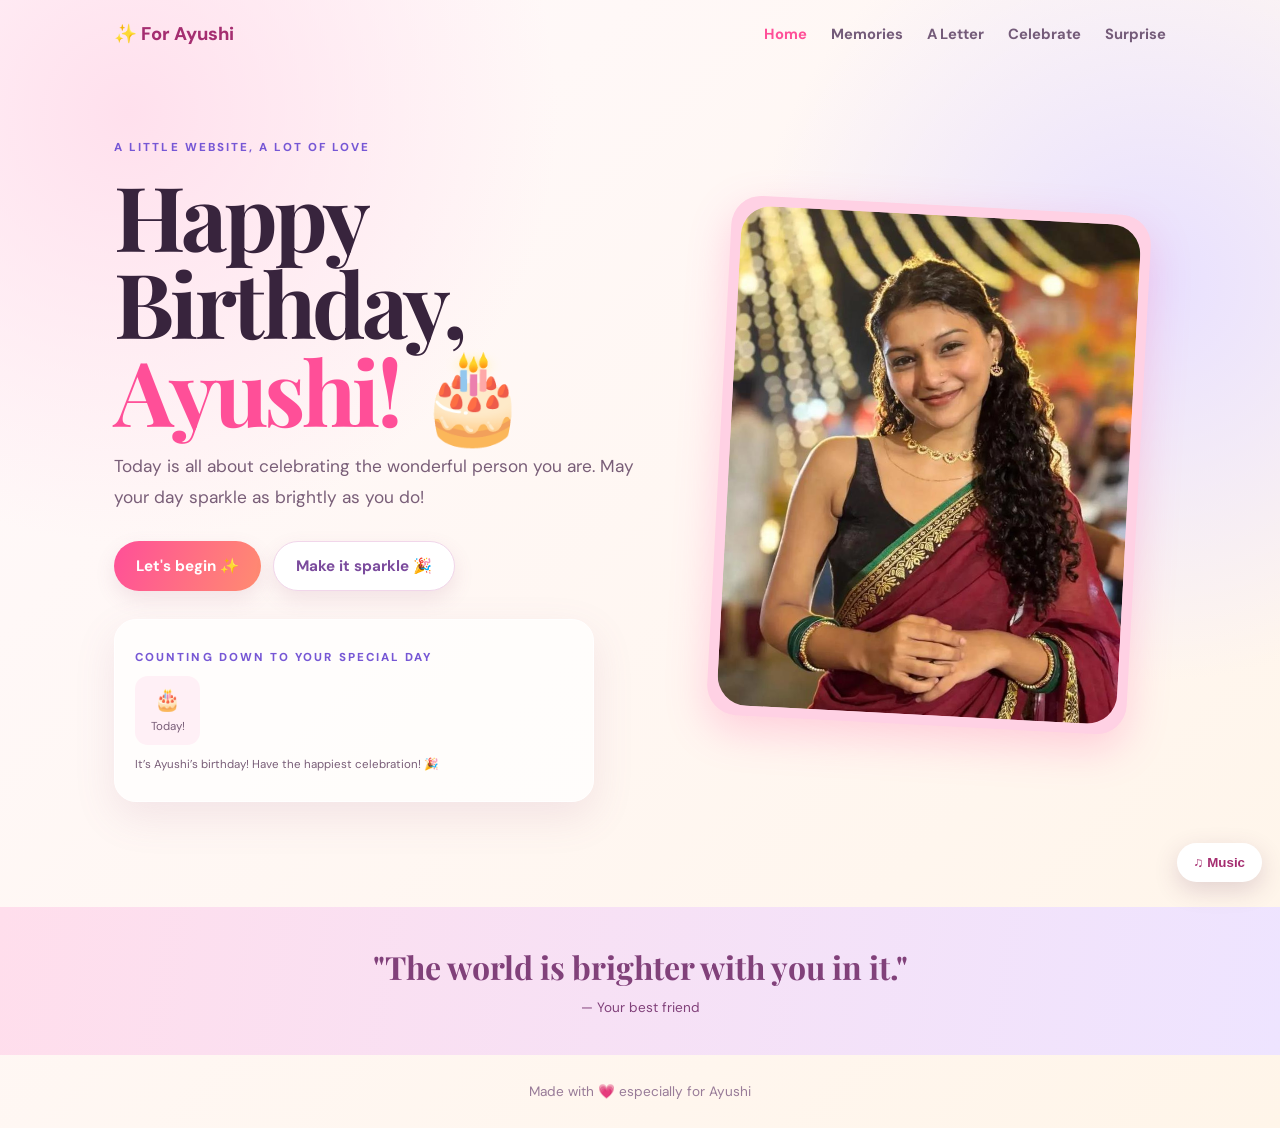
<file: index.html>
<!DOCTYPE html>
<html lang="en">

<head>
    <meta charset="UTF-8">
    <meta name="viewport" content="width=device-width, initial-scale=1.0">
    <meta name="theme-color" content="#ff5d9e">

    <title>Happy Birthday Ayushi!</title>

    <link rel="stylesheet" href="css/style.css">
    <script defer src="js/script.js"></script>

    <style>
        .hero-art {
            width: 100%;
            max-width: 500px;
            margin: 30px auto;
            display: flex;
            justify-content: center;
            align-items: center;
        }

        .hero-photo {
            width: 100%;
            max-width: 420px;
            height: 520px;
            overflow: hidden;
            border-radius: 30px;
            background: #ffd1e4;
            box-shadow: 0 15px 40px rgba(255, 93, 158, 0.25);
        }

        .hero-photo img {
            display: block;
            width: 100%;
            height: 100%;
            object-fit: cover;
            object-position: center;
        }

        @media (max-width: 600px) {
            .hero-photo {
                height: 400px;
            }
        }
    </style>
</head>

<body data-page="home">

    <!-- HEADER -->

    <header class="site-header">

        <a class="brand" href="index.html">
            ✨ For Ayushi
        </a>

        <button class="menu-toggle"
            aria-label="Toggle navigation"
            aria-expanded="false">
            ☰
        </button>

        <nav class="nav">
            <a class="active" href="index.html">Home</a>
            <a href="memories.html">Memories</a>
            <a href="letter.html">A Letter</a>
            <a href="celebration.html">Celebrate</a>
            <a href="surprise.html">Surprise</a>
        </nav>

    </header>

    <main>

        <!-- HERO SECTION -->

        <section class="hero">

            <div class="hero-copy">

                <p class="eyebrow">
                    A little website, a lot of love
                </p>

                <h1>
                    Happy Birthday,<br>
                    <span>Ayushi!</span> 🎂
                </h1>

                <p class="lead">
                    Today is all about celebrating the wonderful person
                    you are. May your day sparkle as brightly as you do!
                </p>

                <div class="hero-actions">

                    <a class="btn primary" href="memories.html">
                        Let's begin ✨
                    </a>

                    <button class="btn secondary" id="confettiBtn">
                        Make it sparkle 🎉
                    </button>

                </div>

                <!-- COUNTDOWN -->

                <div class="countdown-card">

                    <p class="eyebrow">
                        Counting down to your special day
                    </p>

                    <div id="countdown" class="countdown">

                        <div>
                            <strong>--</strong>
                            <span>Days</span>
                        </div>

                        <div>
                            <strong>--</strong>
                            <span>Hours</span>
                        </div>

                        <div>
                            <strong>--</strong>
                            <span>Minutes</span>
                        </div>

                        <div>
                            <strong>--</strong>
                            <span>Seconds</span>
                        </div>

                    </div>

                    <p class="small-note" id="countdownNote">
                        Set Ayushi's birthday date in js/script.js
                        to activate the countdown.
                    </p>

                </div>

            </div>

            <!-- AYUSHI PHOTO -->

            <div class="hero-art">

                <div class="hero-photo">

                    <img
                        src="./images/ayushi-main.jpg"
                        alt="Ayushi birthday photo">

                </div>

            </div>

        </section>

        <!-- QUOTE -->

        <section class="quote-strip">

            <p>
                "The world is brighter with you in it."
            </p>

            <span>— Your best friend</span>

        </section>

    </main>

    <!-- FOOTER -->

    <footer>
        Made with 💗 especially for Ayushi
    </footer>


    <!-- BACKGROUND MUSIC -->

    <audio
        id="bgMusic"
        src="music/birthday-song.mp3"
        preload="auto"
        loop>
    </audio>

    <button
        class="music-toggle"
        id="musicBtn"
        aria-label="Play or pause background music">

        ♫ <span>Music</span>

    </button>


    <!-- MUSIC SCRIPT -->

    <script>

        const music = document.getElementById("bgMusic");
        const btn = document.getElementById("musicBtn");

        // Get saved music information

        const savedTime =
            localStorage.getItem("musicTime");

        const wasPlaying =
            localStorage.getItem("musicPlaying");

        // Restore music after loading

        music.addEventListener("loadedmetadata", function () {

            if (savedTime !== null) {

                const position = Number(savedTime);

                if (Number.isFinite(position) && music.duration > 0) {
                    music.currentTime =
                        position % music.duration;
                }

            }

            if (wasPlaying === "true") {

                music.play().catch(function () {
                    console.log("Press Music to start playback.");
                });

            }

        });

        // Save current music position

        music.addEventListener("timeupdate", function () {

            localStorage.setItem(
                "musicTime",
                music.currentTime
            );

        });

        // Music button functionality

        btn.addEventListener("click", function () {

            if (music.paused) {

                music.play().then(function () {

                    localStorage.setItem(
                        "musicPlaying",
                        "true"
                    );

                }).catch(function (error) {
                    console.log(error);
                });

            } else {

                music.pause();

                localStorage.setItem(
                    "musicPlaying",
                    "false"
                );

            }

        });

        // Save position before changing page

        window.addEventListener("beforeunload", function () {

            localStorage.setItem(
                "musicTime",
                music.currentTime
            );

        });

    </script>

</body>
</html>
</file>
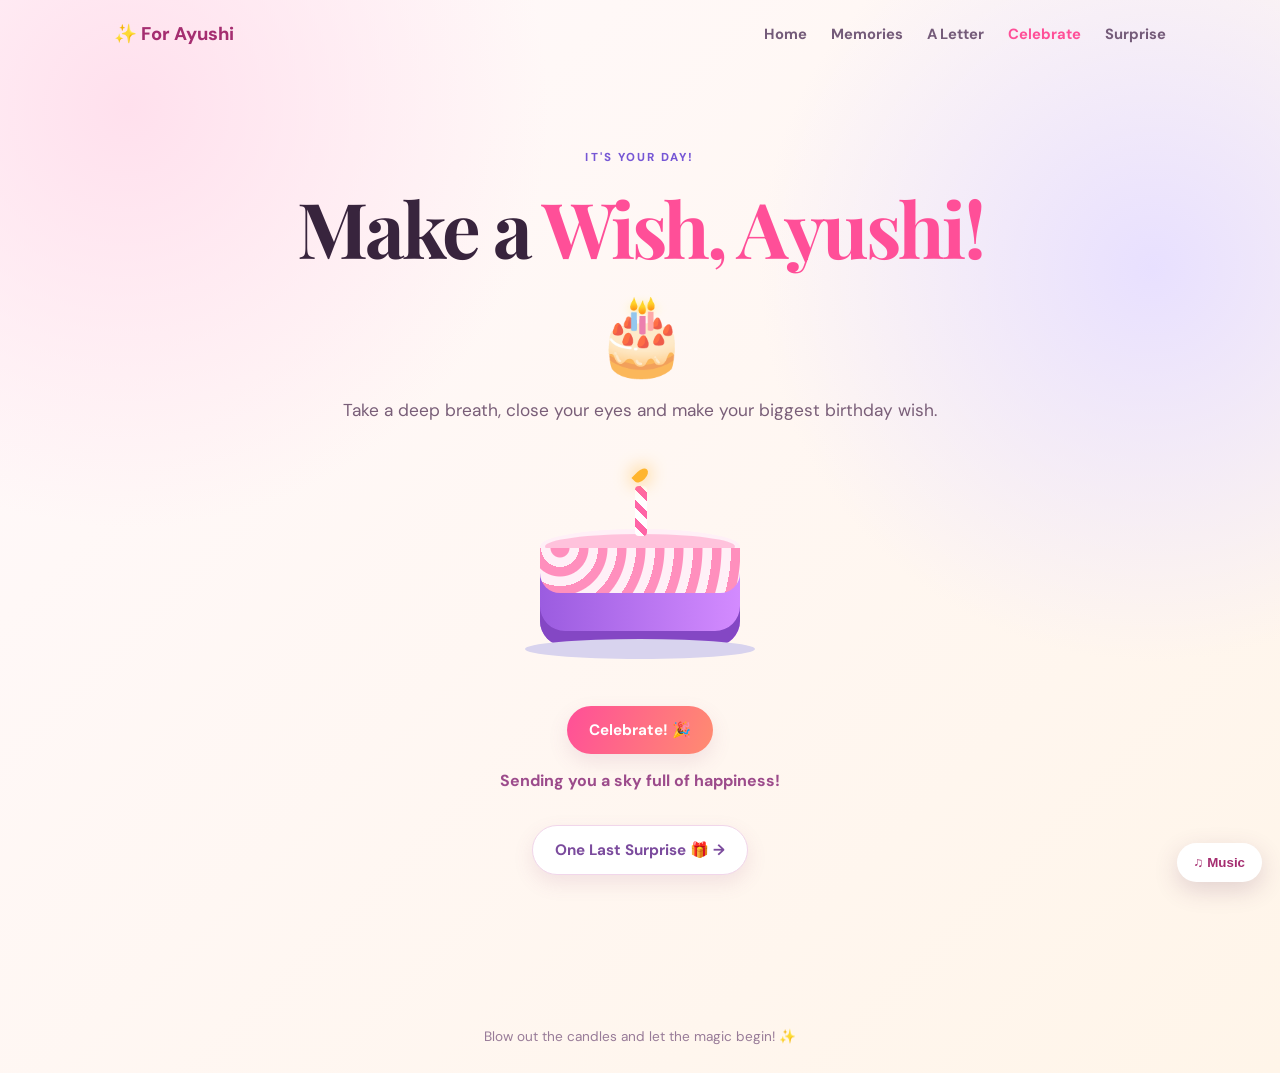
<file: celebration.html>
<!DOCTYPE html>
<html lang="en">

<head>
    <meta charset="UTF-8">
    <meta name="viewport" content="width=device-width, initial-scale=1.0">
    <meta name="theme-color" content="#ff5d9e">

    <title>Let's Celebrate Ayushi!</title>

    <link rel="stylesheet" href="css/style.css">
    <script defer src="js/script.js"></script>
</head>

<body data-page="celebration">

    <!-- HEADER -->
    <header class="site-header">

        <a class="brand" href="index.html">
            ✨ For Ayushi
        </a>

        <button class="menu-toggle"
            aria-label="Toggle navigation"
            aria-expanded="false">
            ☰
        </button>

        <nav class="nav">
            <a href="index.html">Home</a>
            <a href="memories.html">Memories</a>
            <a href="letter.html">A Letter</a>
            <a class="active" href="celebration.html">Celebrate</a>
            <a href="surprise.html">Surprise</a>
        </nav>

    </header>

    <!-- CELEBRATION SECTION -->
    <main class="celebrate-wrap">

        <div class="confetti-bg"></div>

        <p class="eyebrow">It's your day!</p>

        <h1 class="page-title">
            Make a <span>Wish, Ayushi!</span> 🎂
        </h1>

        <p class="page-intro">
            Take a deep breath, close your eyes and make your biggest birthday wish.
        </p>

        <!-- BIRTHDAY CAKE -->
        <div class="cake" aria-label="Birthday cake">

            <div class="candle">
                <i></i>
            </div>

            <div class="icing"></div>
            <div class="cake-top"></div>
            <div class="cake-bottom"></div>
            <div class="plate"></div>

        </div>

        <button class="btn primary" id="celebrateBtn">
            Celebrate! 🎉
        </button>

        <p id="celebrateMessage" class="celebrate-message">
            Sending you a sky full of happiness!
        </p>

        <!-- NEXT PAGE BUTTON -->
        <div class="center" style="margin-top: 25px;">
            <a class="btn secondary" href="surprise.html">
                One Last Surprise 🎁 →
            </a>
        </div>

    </main>

    <!-- FOOTER -->
    <footer>
        Blow out the candles and let the magic begin! ✨
    </footer>

    <!-- BACKGROUND MUSIC -->
    <audio
        id="bgMusic"
        src="music/birthday-song.mp3"
        preload="auto"
        loop>
    </audio>

    <button
        class="music-toggle"
        id="musicBtn"
        aria-label="Play or pause background music">

        ♫ <span>Music</span>

    </button>

    <!-- MUSIC SCRIPT -->
    <script>

        (() => {

            const music = document.getElementById("bgMusic");
            const btn = document.getElementById("musicBtn");

            // Restore previous music settings
            const savedTime = localStorage.getItem("musicTime");

            const wasPlaying =
                localStorage.getItem("musicPlaying") === "true";

            // Restore music position
            music.addEventListener("loadedmetadata", () => {

                if (savedTime !== null && music.duration > 0) {

                    const position = Number(savedTime);

                    if (Number.isFinite(position)) {
                        music.currentTime = position % music.duration;
                    }

                }

                // Resume music if it was playing previously
                if (wasPlaying) {

                    music.play().catch(() => {
                        console.log("Click Music to start playback.");
                    });

                }

            });

            // Save music position
            music.addEventListener("timeupdate", () => {

                localStorage.setItem(
                    "musicTime",
                    music.currentTime
                );

            });

            // Music play/pause button
            btn.addEventListener("click", () => {

                if (music.paused) {

                    music.play().then(() => {

                        localStorage.setItem(
                            "musicPlaying",
                            "true"
                        );

                    }).catch((error) => {

                        console.log(error);

                    });

                } else {

                    music.pause();

                    localStorage.setItem(
                        "musicPlaying",
                        "false"
                    );

                }

            });

            // Save position before leaving page
            window.addEventListener("pagehide", () => {

                localStorage.setItem(
                    "musicTime",
                    music.currentTime
                );

            });

        })();

    </script>

</body>
</html>
</file>
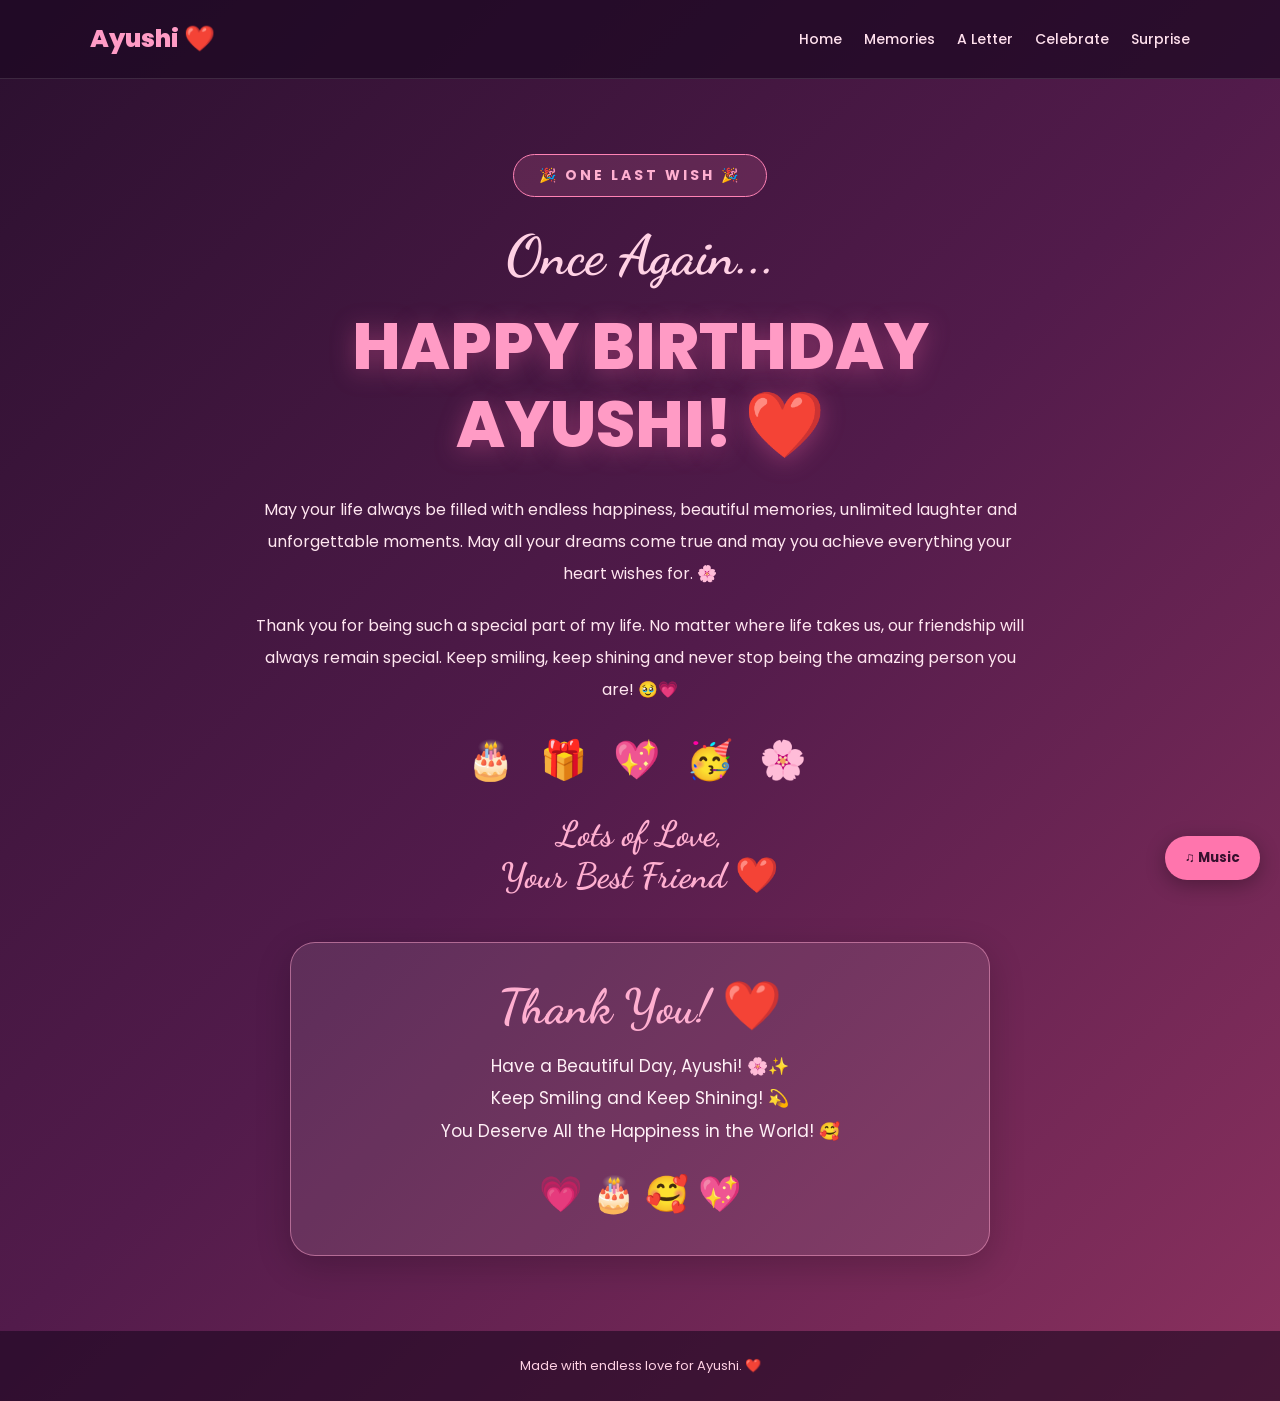
<file: final.html>
<!DOCTYPE html>
<html lang="en">

<head>
    <meta charset="UTF-8">
    <meta name="viewport" content="width=device-width, initial-scale=1.0">
    <meta name="theme-color" content="#ff5d9e">

    <title>Happy Birthday Ayushi! ❤️</title>

    <link rel="preconnect" href="https://fonts.googleapis.com">
    <link rel="preconnect" href="https://fonts.gstatic.com" crossorigin>
    <link href="https://fonts.googleapis.com/css2?family=Dancing+Script:wght@600;700&family=Poppins:wght@400;500;600;700;800&display=swap" rel="stylesheet">

    <style>
        * {
            margin: 0;
            padding: 0;
            box-sizing: border-box;
        }

        body {
            font-family: 'Poppins', sans-serif;
            background: linear-gradient(135deg, #2b102f, #521b4b, #8b315e);
            color: #fff0f6;
            min-height: 100vh;
        }

        /* Header */

        .site-header {
            width: 100%;
            padding: 20px 7%;
            background: rgba(30, 8, 35, 0.75);
            border-bottom: 1px solid rgba(255, 255, 255, 0.12);
        }

        .nav-wrap {
            display: flex;
            justify-content: space-between;
            align-items: center;
            flex-wrap: wrap;
            gap: 15px;
        }

        .logo {
            color: #ff9bc5;
            font-size: 25px;
            font-weight: 800;
            text-decoration: none;
        }

        .nav-links {
            display: flex;
            gap: 22px;
            flex-wrap: wrap;
        }

        .nav-links a {
            color: #ffe0ed;
            text-decoration: none;
            font-size: 14px;
            font-weight: 500;
            transition: 0.3s;
        }

        .nav-links a:hover {
            color: #ff83b5;
        }

        /* Main Section */

        .final-birthday {
            width: 100%;
            min-height: 85vh;
            padding: 75px 20px;
            display: flex;
            flex-direction: column;
            justify-content: center;
            align-items: center;
            text-align: center;
        }

        .eyebrow {
            display: inline-block;
            padding: 10px 25px;
            border-radius: 30px;
            background: rgba(255, 130, 181, 0.15);
            border: 1px solid #ff83b5;
            color: #ffafd0;
            font-size: 14px;
            font-weight: 700;
            letter-spacing: 3px;
            margin-bottom: 25px;
        }

        .intro-title {
            font-family: 'Dancing Script', cursive;
            font-size: clamp(35px, 6vw, 55px);
            color: #ffd1e4;
            margin-bottom: 5px;
        }

        .main-title {
            font-size: clamp(32px, 6vw, 65px);
            font-weight: 800;
            line-height: 1.2;
            color: #ff9bc5;
            text-shadow: 0 4px 25px rgba(255, 105, 170, 0.35);
            margin: 15px 0 30px;
        }

        .final-message {
            max-width: 780px;
            margin: 0 auto;
        }

        .final-message p {
            color: #ffe6f0;
            font-size: 16px;
            line-height: 2;
            margin-bottom: 20px;
            font-weight: 400;
        }

        .final-emojis {
            font-size: 38px;
            letter-spacing: 8px;
            margin: 25px 0;
        }

        .signature {
            font-family: 'Dancing Script', cursive;
            color: #ffafd0;
            font-size: 35px;
            font-weight: 700;
            margin-top: 20px;
        }

        /* Thank You Section */

        .final-thankyou {
            width: 100%;
            max-width: 700px;
            margin: 45px auto 0;
            padding: 35px 25px;
            border: 1px solid rgba(255, 166, 205, 0.5);
            border-radius: 25px;
            background: rgba(255, 255, 255, 0.09);
            box-shadow: 0 10px 35px rgba(0, 0, 0, 0.2);
        }

        .final-thankyou h2 {
            font-family: 'Dancing Script', cursive;
            font-size: clamp(35px, 5vw, 48px);
            color: #ffafd0;
            margin-bottom: 15px;
        }

        .final-thankyou p {
            color: #fff0f6;
            font-size: 17px;
            line-height: 1.9;
        }

        .hearts {
            font-size: 35px;
            margin-top: 20px;
        }

        /* Footer */

        .site-footer {
            text-align: center;
            padding: 25px 15px;
            background: rgba(25, 5, 30, 0.6);
            color: #ffd1e4;
            font-size: 13px;
        }

        /* Music Button */

        .music-toggle {
            position: fixed;
            right: 20px;
            bottom: 20px;
            padding: 12px 20px;
            border: none;
            border-radius: 30px;
            background: #ff75ad;
            color: #35102d;
            font-family: 'Poppins', sans-serif;
            font-weight: 700;
            cursor: pointer;
            box-shadow: 0 5px 20px rgba(0, 0, 0, 0.3);
            z-index: 100;
        }

        .music-toggle:hover {
            background: #ffc0da;
            transform: translateY(-3px);
        }

        /* Mobile Responsive */

        @media (max-width: 650px) {
            .site-header {
                padding: 18px;
            }

            .nav-wrap {
                justify-content: center;
            }

            .nav-links {
                justify-content: center;
                gap: 12px;
            }

            .nav-links a {
                font-size: 12px;
            }

            .final-birthday {
                padding: 55px 18px;
            }

            .final-message p {
                font-size: 14px;
            }

            .final-thankyou {
                padding: 28px 18px;
            }

            .final-thankyou p {
                font-size: 15px;
            }
        }
    </style>
</head>

<body>

    <!-- Header -->
    <header class="site-header">
        <div class="nav-wrap">

            <a href="index.html" class="logo">Ayushi ❤️</a>

            <nav class="nav-links">
                <a href="index.html">Home</a>
                <a href="memories.html">Memories</a>
                <a href="letter.html">A Letter</a>
                <a href="celebration.html">Celebrate</a>
                <a href="surprise.html">Surprise</a>
            </nav>

        </div>
    </header>

    <!-- Final Birthday Wish -->
    <main class="final-birthday">

        <div class="eyebrow">
            🎉 ONE LAST WISH 🎉
        </div>

        <h2 class="intro-title">
            Once Again...
        </h2>

        <h1 class="main-title">
            HAPPY BIRTHDAY<br>
            AYUSHI! ❤️
        </h1>

        <div class="final-message">

            <p>
                May your life always be filled with endless happiness,
                beautiful memories, unlimited laughter and unforgettable
                moments. May all your dreams come true and may you achieve
                everything your heart wishes for. 🌸
            </p>

            <p>
                Thank you for being such a special part of my life.
                No matter where life takes us, our friendship will
                always remain special. Keep smiling, keep shining
                and never stop being the amazing person you are! 🥹💗
            </p>

            <div class="final-emojis">
                🎂 🎁 💖 🥳 🌸
            </div>

            <div class="signature">
                Lots of Love,<br>
                Your Best Friend ❤️
            </div>

        </div>

        <!-- Thank You -->
        <section class="final-thankyou">

            <h2>Thank You! ❤️</h2>

            <p>
                Have a Beautiful Day, Ayushi! 🌸✨
                <br>
                Keep Smiling and Keep Shining! 💫
                <br>
                You Deserve All the Happiness in the World! 🥰
            </p>

            <div class="hearts">
                💗 🎂 🥰 💖
            </div>

        </section>

    </main>

    <!-- Footer -->
    <footer class="site-footer">
        Made with endless love for Ayushi. ❤️
    </footer>

    <!-- Background Music -->
    <audio id="bgMusic" src="music/birthday-song.mp3"
        preload="auto" loop></audio>

    <button class="music-toggle" id="musicBtn" type="button">
        ♫ Music
    </button>

    <script>
        (() => {
            const music = document.getElementById("bgMusic");
            const musicBtn = document.getElementById("musicBtn");

            const savedTime = localStorage.getItem("musicTime");
            const wasPlaying =
                localStorage.getItem("musicPlaying") === "true";

            music.addEventListener("loadedmetadata", () => {
                if (savedTime && music.duration) {
                    music.currentTime =
                        Number(savedTime) % music.duration;
                }

                if (wasPlaying) {
                    music.play().catch(() => {});
                }
            });

            music.addEventListener("timeupdate", () => {
                if (!music.paused) {
                    localStorage.setItem(
                        "musicTime",
                        music.currentTime
                    );
                }
            });

            musicBtn.addEventListener("click", () => {
                if (music.paused) {
                    music.play().then(() => {
                        localStorage.setItem("musicPlaying", "true");
                    }).catch(() => {});
                } else {
                    music.pause();
                    localStorage.setItem("musicPlaying", "false");
                }
            });

            window.addEventListener("pagehide", () => {
                localStorage.setItem("musicTime", music.currentTime);
            });
        })();
    </script>

</body>
</html>
</file>
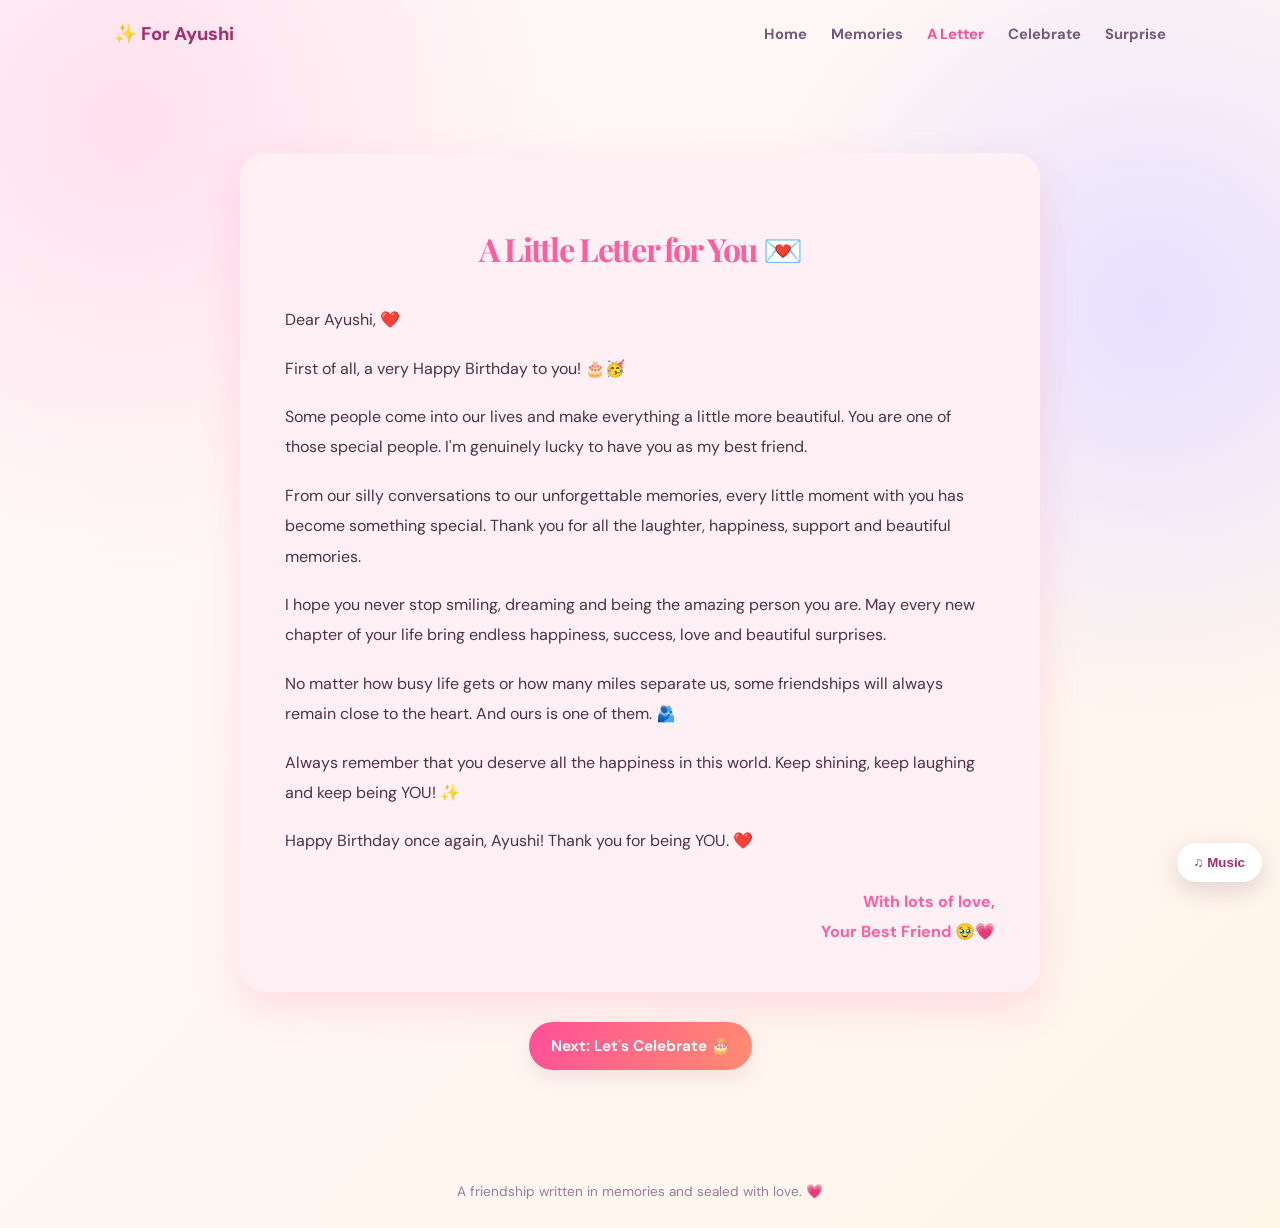
<file: letter.html>
<!DOCTYPE html>
<html lang="en">

<head>
    <meta charset="UTF-8">
    <meta name="viewport" content="width=device-width, initial-scale=1.0">
    <meta name="theme-color" content="#ff5d9e">

    <title>A Letter for Ayushi ❤️</title>

    <link rel="stylesheet" href="css/style.css">
    <script defer src="js/script.js"></script>

    <style>
        .letter-wrap {
            max-width: 850px;
            margin: 60px auto;
            padding: 25px;
        }

        .letter-card {
            background: #fff0f6;
            padding: 45px;
            border-radius: 25px;
            box-shadow: 0 15px 40px rgba(255, 93, 158, 0.18);
            line-height: 1.9;
            color: #513044;
        }

        .letter-card h1 {
            text-align: center;
            color: #ff5d9e;
            margin-bottom: 25px;
        }

        .letter-card p {
            margin-bottom: 18px;
            font-size: 16px;
        }

        .letter-sign {
            text-align: right;
            font-weight: bold;
            margin-top: 30px;
            color: #ff5d9e;
        }

        .next-page {
            text-align: center;
            margin-top: 30px;
        }

        @media(max-width:600px) {
            .letter-card {
                padding: 25px;
            }

            .letter-wrap {
                margin: 30px auto;
                padding: 15px;
            }
        }
    </style>
</head>

<body data-page="letter">

    <!-- HEADER -->

    <header class="site-header">

        <a class="brand" href="index.html">
            ✨ For Ayushi
        </a>

        <button class="menu-toggle"
            aria-label="Toggle navigation"
            aria-expanded="false">
            ☰
        </button>

        <nav class="nav">
            <a href="index.html">Home</a>
            <a href="memories.html">Memories</a>
            <a class="active" href="letter.html">A Letter</a>
            <a href="celebration.html">Celebrate</a>
            <a href="surprise.html">Surprise</a>
        </nav>

    </header>

    <!-- LETTER SECTION -->

    <main class="letter-wrap">

        <div class="letter-card">

            <h1>A Little Letter for You 💌</h1>

            <p>Dear Ayushi, ❤️</p>

            <p>
                First of all, a very Happy Birthday to you!
                🎂🥳
            </p>

            <p>
                Some people come into our lives and make everything
                a little more beautiful. You are one of those
                special people. I'm genuinely lucky to have you
                as my best friend.
            </p>

            <p>
                From our silly conversations to our unforgettable
                memories, every little moment with you has become
                something special. Thank you for all the laughter,
                happiness, support and beautiful memories.
            </p>

            <p>
                I hope you never stop smiling, dreaming and being
                the amazing person you are. May every new chapter
                of your life bring endless happiness, success,
                love and beautiful surprises.
            </p>

            <p>
                No matter how busy life gets or how many miles
                separate us, some friendships will always remain
                close to the heart. And ours is one of them. 🫂
            </p>

            <p>
                Always remember that you deserve all the happiness
                in this world. Keep shining, keep laughing and
                keep being YOU! ✨
            </p>

            <p>
                Happy Birthday once again, Ayushi!
                Thank you for being YOU. ❤️
            </p>

            <div class="letter-sign">
                With lots of love,<br>
                Your Best Friend 🥹💗
            </div>

        </div>

        <!-- NEXT PAGE BUTTON -->

        <div class="next-page">
            <a href="celebration.html" class="btn primary">
                Next: Let's Celebrate 🎂
            </a>
        </div>

    </main>

    <!-- FOOTER -->

    <footer>
        A friendship written in memories and sealed with love. 💗
    </footer>

    <!-- BACKGROUND MUSIC -->

    <audio
        id="bgMusic"
        src="music/birthday-song.mp3"
        preload="auto"
        loop>
    </audio>

    <button
        class="music-toggle"
        id="musicBtn"
        aria-label="Play or pause background music">

        ♫ <span>Music</span>

    </button>

    <!-- MUSIC SCRIPT -->

    <script>

        (() => {

            const music = document.getElementById("bgMusic");
            const btn = document.getElementById("musicBtn");

            const savedTime = localStorage.getItem("musicTime");
            const wasPlaying =
                localStorage.getItem("musicPlaying") === "true";

            music.addEventListener("loadedmetadata", function () {

                if (savedTime !== null && music.duration > 0) {

                    const position = Number(savedTime);

                    if (Number.isFinite(position)) {
                        music.currentTime = position % music.duration;
                    }

                }

                if (wasPlaying) {
                    music.play().catch(function () {
                        console.log("Press Music to start playback.");
                    });
                }

            });

            music.addEventListener("timeupdate", function () {

                localStorage.setItem(
                    "musicTime",
                    music.currentTime
                );

            });

            btn.addEventListener("click", function () {

                if (music.paused) {

                    music.play().then(function () {

                        localStorage.setItem(
                            "musicPlaying",
                            "true"
                        );

                    }).catch(function (error) {
                        console.log(error);
                    });

                } else {

                    music.pause();

                    localStorage.setItem(
                        "musicPlaying",
                        "false"
                    );

                }

            });

            window.addEventListener("pagehide", function () {

                localStorage.setItem(
                    "musicTime",
                    music.currentTime
                );

            });

        })();

    </script>

</body>
</html>
</file>
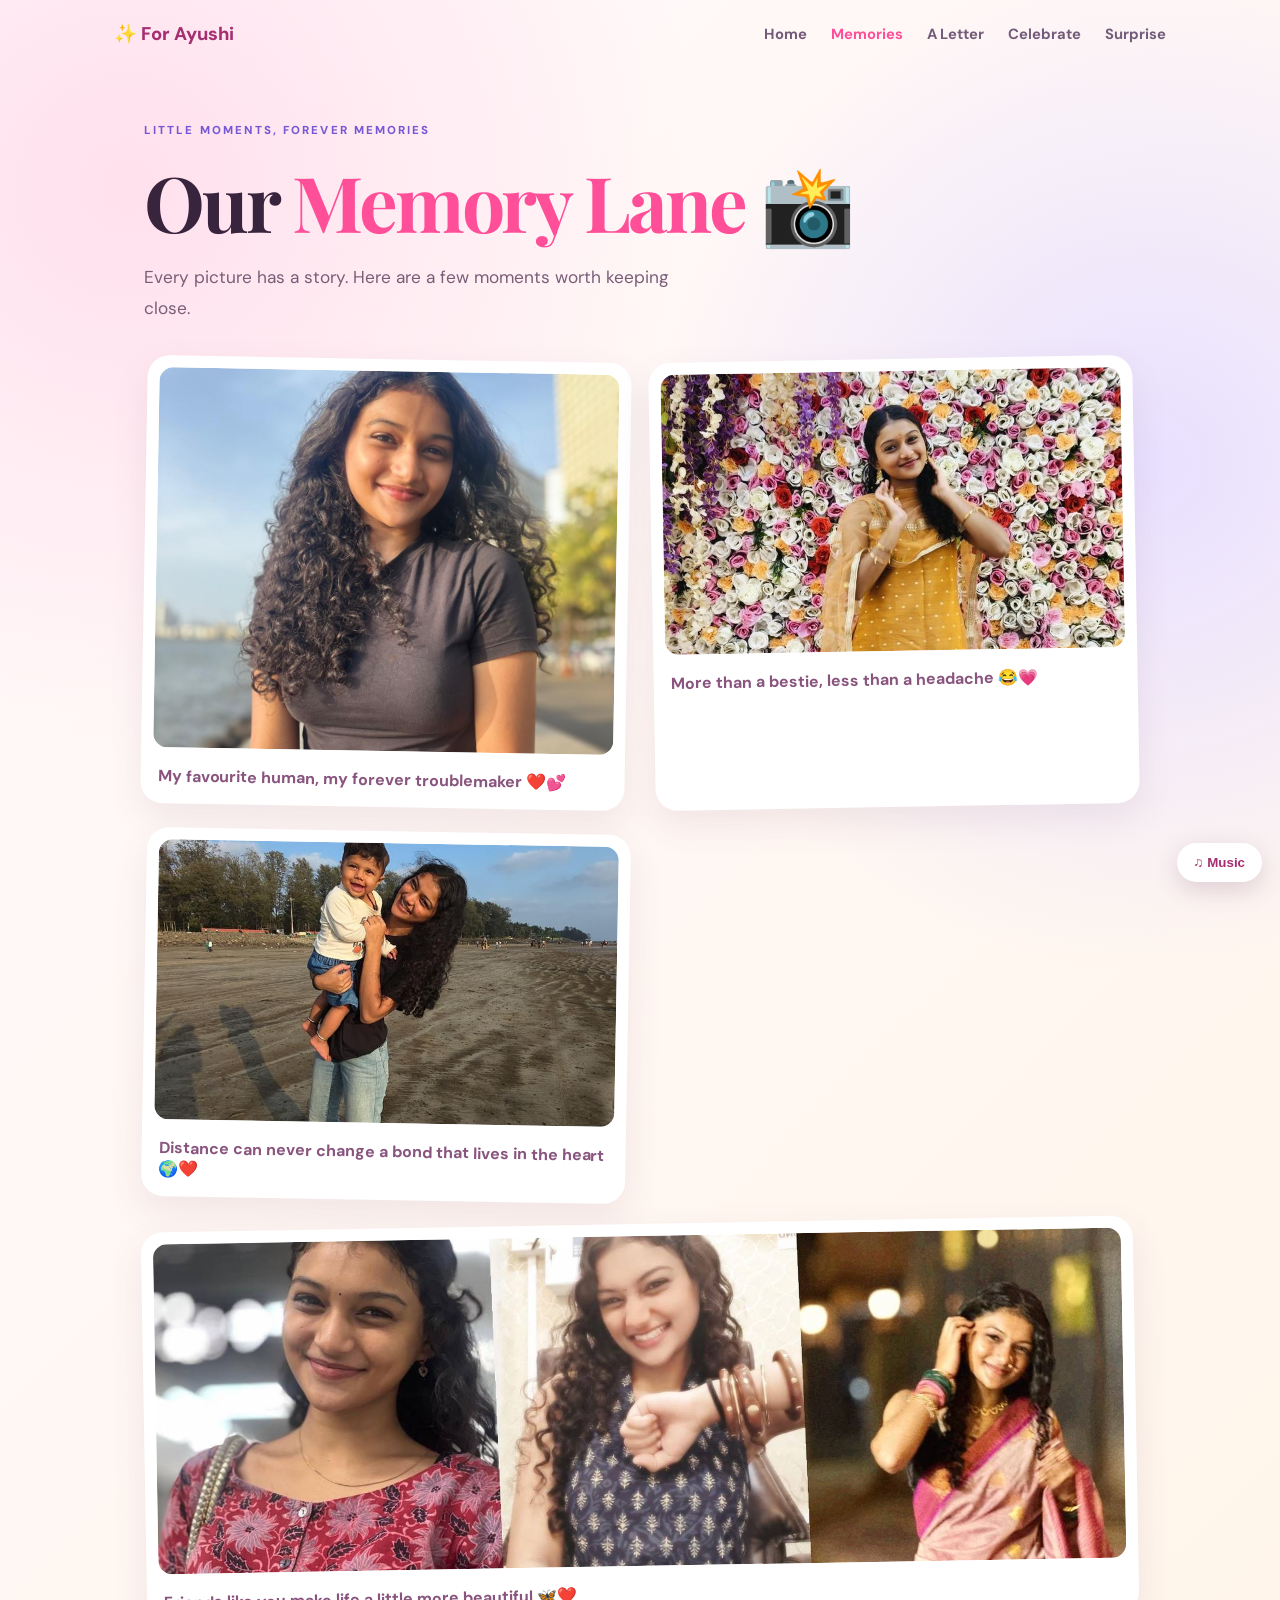
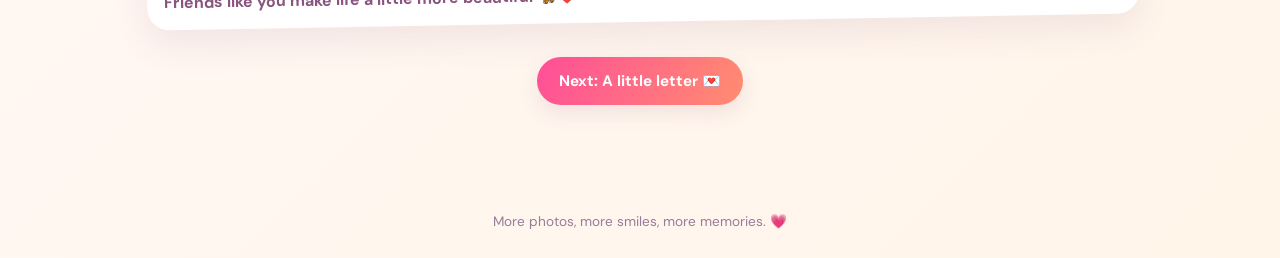
<file: memories.html>
<!DOCTYPE html>
<html lang="en">

<head>
    <meta charset="UTF-8">
    <meta name="viewport" content="width=device-width, initial-scale=1.0">
    <title>Our Memories | Ayushi</title>

    <link rel="stylesheet" href="css/style.css">
    <script defer src="js/script.js"></script>
</head>

<body data-page="memories">

    <header class="site-header">
        <a class="brand" href="index.html">✨ For Ayushi</a>

        <button class="menu-toggle"
            aria-label="Toggle navigation"
            aria-expanded="false">☰</button>

        <nav class="nav">
            <a href="index.html">Home</a>
            <a class="active" href="memories.html">Memories</a>
            <a href="letter.html">A Letter</a>
            <a href="celebration.html">Celebrate</a>
            <a href="surprise.html">Surprise</a>
        </nav>
    </header>

    <main class="page-wrap">

        <p class="eyebrow">Little moments, forever memories</p>

        <h1 class="page-title">
            Our <span>Memory Lane</span> 📸
        </h1>

        <p class="page-intro">
            Every picture has a story. Here are a few moments worth keeping close.
        </p>

        <section class="gallery">

            <figure class="memory-card tall">
                <img src="images/photo1.jpg"
                    alt="Memory one"
                    onerror="this.src='https://placehold.co/700x900/ffc4dc/85305a?text=Add+photo1.jpg'">

                <figcaption>
                    My favourite human, my forever troublemaker ❤️💕
                </figcaption>
            </figure>

            <figure class="memory-card">
                <img src="images/photo2.jpg"
                    alt="Memory two"
                    onerror="this.src='https://placehold.co/700x650/ffe0a8/854d25?text=Add+photo2.jpg'">

                <figcaption>
                    More than a bestie, less than a headache 😂💗
                </figcaption>
            </figure>

            <figure class="memory-card">
                <img src="images/photo3.jpg"
                    alt="Memory three"
                    onerror="this.src='https://placehold.co/700x650/c9e9ff/285a82?text=Add+photo3.jpg'">

                <figcaption>
                    Distance can never change a bond that lives in the heart 🌍❤️
                </figcaption>
            </figure>

            <figure class="memory-card wide">
                <img src="images/photo4.jpg"
                    alt="Memory four"
                    onerror="this.src='https://placehold.co/1100x600/d9d0ff/513d83?text=Add+photo4.jpg'">

                <figcaption>
                    Friends like you make life a little more beautiful 🦋❤️
                </figcaption>
            </figure>

        </section>

        <div class="center">
            <a class="btn primary" href="letter.html">
                Next: A little letter 💌
            </a>
        </div>

    </main>

    <footer>
        More photos, more smiles, more memories. 💗
    </footer>

    <!-- Background Music -->
    <audio id="bgMusic" src="music/birthday-song.mp3" preload="auto" loop></audio>

    <button class="music-toggle" id="musicBtn"
        aria-label="Play or pause background music">
        ♫ <span>Music</span>
    </button>

    <!-- Remember music position between pages -->
    <script>
        (() => {
            const music = document.getElementById("bgMusic");
            const btn = document.getElementById("musicBtn");

            const savedTime = localStorage.getItem("musicTime");
            const wasPlaying = localStorage.getItem("musicPlaying") === "true";

            music.addEventListener("loadedmetadata", () => {
                if (savedTime !== null && music.duration) {
                    music.currentTime = Number(savedTime) % music.duration;
                }

                if (wasPlaying) {
                    music.play().catch(() => {
                        console.log("Click the Music button to start playback.");
                    });
                }
            });

            btn.addEventListener("click", () => {
                if (music.paused) {
                    music.play().then(() => {
                        localStorage.setItem("musicPlaying", "true");
                    }).catch(() => {
                        localStorage.setItem("musicPlaying", "false");
                    });
                } else {
                    music.pause();
                    localStorage.setItem("musicPlaying", "false");
                }
            });

            music.addEventListener("timeupdate", () => {
                localStorage.setItem("musicTime", music.currentTime);
            });

            window.addEventListener("pagehide", () => {
                localStorage.setItem("musicTime", music.currentTime);
            });
        })();
    </script>

</body>
</html>
</file>
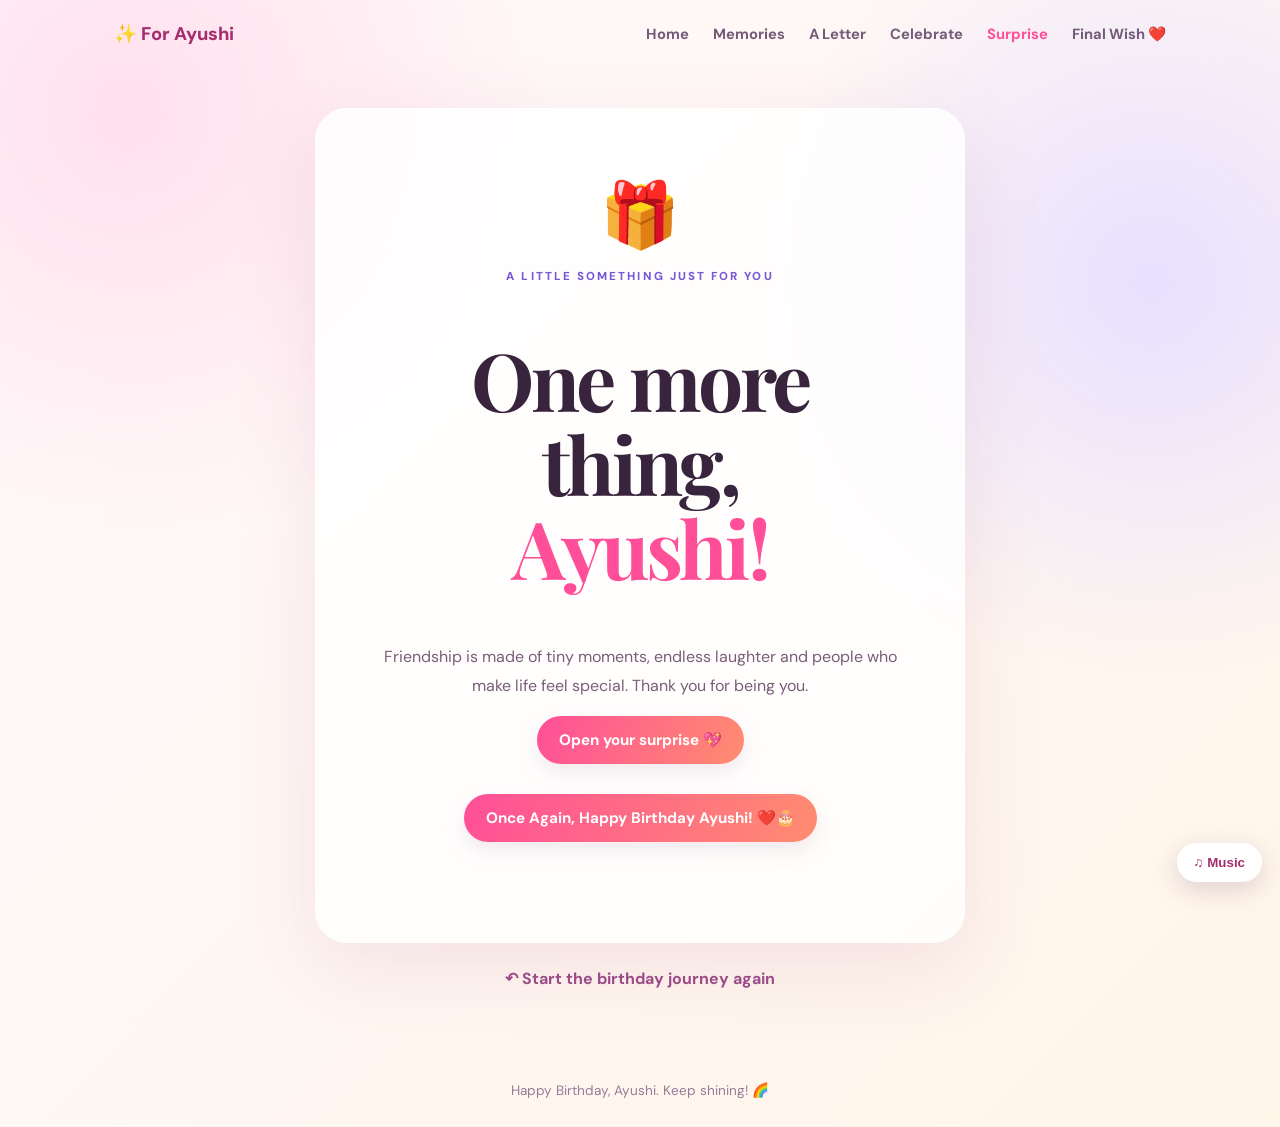
<file: surprise.html>
<!DOCTYPE html>
<html lang="en">

<head>
    <meta charset="UTF-8">
    <meta name="viewport" content="width=device-width, initial-scale=1.0">
    <meta name="theme-color" content="#ff5d9e">

    <title>A Surprise for Ayushi</title>

    <link rel="stylesheet" href="css/style.css">
    <script defer src="js/script.js"></script>
</head>

<body data-page="surprise">

    <!-- HEADER -->

    <header class="site-header">

        <a class="brand" href="index.html">
            ✨ For Ayushi
        </a>

        <button class="menu-toggle"
            aria-label="Toggle navigation"
            aria-expanded="false">
            ☰
        </button>

        <nav class="nav">
            <a href="index.html">Home</a>
            <a href="memories.html">Memories</a>
            <a href="letter.html">A Letter</a>
            <a href="celebration.html">Celebrate</a>
            <a class="active" href="surprise.html">Surprise</a>
            <a href="final.html">Final Wish ❤️</a>
        </nav>

    </header>

    <!-- SURPRISE SECTION -->

    <main class="surprise-wrap">

        <div class="surprise-card">

            <div class="gift-icon">🎁</div>

            <p class="eyebrow">
                A little something just for you
            </p>

            <h1>
                One more thing,<br>
                <span>Ayushi!</span>
            </h1>

            <p>
                Friendship is made of tiny moments, endless laughter
                and people who make life feel special.
                Thank you for being you.
            </p>

            <button class="btn primary" id="revealBtn">
                Open your surprise 💖
            </button>

            <!-- HIDDEN SURPRISE MESSAGE -->

            <div id="hiddenSurprise"
                class="hidden-surprise"
                aria-live="polite">

                <h2>You are one in a million! 🌟</h2>

                <p>
                    May your life be filled with beautiful surprises,
                    unforgettable adventures and reasons to smile
                    every single day.
                </p>

                <p class="big-hearts">
                    💗 💖 💝 💕
                </p>

            </div>

            <!-- FINAL BIRTHDAY PAGE BUTTON -->

            <div class="center" style="margin-top: 30px;">

                <a class="btn primary" href="final.html">
                    Once Again, Happy Birthday Ayushi! ❤️🎂
                </a>

            </div>

        </div>

        <a class="back-link" href="index.html">
            ↶ Start the birthday journey again
        </a>

    </main>

    <!-- FOOTER -->

    <footer>
        Happy Birthday, Ayushi. Keep shining! 🌈
    </footer>

    <!-- BACKGROUND MUSIC -->

    <audio
        id="bgMusic"
        src="music/birthday-song.mp3"
        preload="auto"
        loop>
    </audio>

    <button class="music-toggle"
        id="musicBtn"
        aria-label="Play or pause background music">

        ♫ <span>Music</span>

    </button>

    <!-- BACKGROUND MUSIC MEMORY -->

    <script>

        (() => {

            const music = document.getElementById("bgMusic");
            const btn = document.getElementById("musicBtn");

            const savedTime = localStorage.getItem("musicTime");

            const wasPlaying =
                localStorage.getItem("musicPlaying") === "true";

            // Restore music position

            music.addEventListener("loadedmetadata", () => {

                if (savedTime !== null && music.duration > 0) {

                    const position = Number(savedTime);

                    if (Number.isFinite(position)) {
                        music.currentTime = position % music.duration;
                    }

                }

                // Resume previous music

                if (wasPlaying) {

                    music.play().catch(() => {

                        console.log(
                            "Click the Music button to start playback."
                        );

                    });

                }

            });

            // Play and pause music

            btn.addEventListener("click", () => {

                if (music.paused) {

                    music.play().then(() => {

                        localStorage.setItem(
                            "musicPlaying",
                            "true"
                        );

                    }).catch(() => {

                        localStorage.setItem(
                            "musicPlaying",
                            "false"
                        );

                    });

                } else {

                    music.pause();

                    localStorage.setItem(
                        "musicPlaying",
                        "false"
                    );

                }

            });

            // Save music position

            music.addEventListener("timeupdate", () => {

                localStorage.setItem(
                    "musicTime",
                    music.currentTime
                );

            });

            // Save before leaving page

            window.addEventListener("pagehide", () => {

                localStorage.setItem(
                    "musicTime",
                    music.currentTime
                );

            });

        })();

    </script>

</body>
</html>
</file>
<file: css/style.css>
@import url('https://fonts.googleapis.com/css2?family=DM+Sans:wght@400;500;600;700&family=Playfair+Display:wght@600;700;800&display=swap');
:root{--pink:#ff4f98;--purple:#7657d5;--ink:#38243d;--muted:#795e78;--cream:#fff9fc}
*{box-sizing:border-box}html{scroll-behavior:smooth}body{margin:0;font-family:'DM Sans',sans-serif;color:var(--ink);background:radial-gradient(circle at 10% 10%,#ffe0ed 0,transparent 28%),radial-gradient(circle at 90% 25%,#e8e0ff 0,transparent 28%),linear-gradient(135deg,#fff9fc,#fff5e9);min-height:100vh;overflow-x:hidden}
a{color:inherit;text-decoration:none}.site-header{max-width:1180px;margin:auto;padding:22px 5%;display:flex;align-items:center;justify-content:space-between;gap:20px}.brand{font-weight:800;color:#a52d70;font-size:1.15rem}.nav{display:flex;gap:24px;align-items:center}.nav a{font-size:.92rem;font-weight:700;color:#745b79}.nav a:hover,.nav a.active{color:var(--pink)}.menu-toggle{display:none;border:0;background:#fff;border-radius:12px;padding:9px 12px;font-size:1.2rem}
.hero{max-width:1180px;margin:25px auto 70px;padding:35px 5%;display:grid;grid-template-columns:1.05fr .95fr;align-items:center;gap:55px;min-height:590px}.eyebrow{text-transform:uppercase;letter-spacing:.18em;font-size:.72rem;font-weight:800;color:var(--purple)}h1,.page-title{font-family:'Playfair Display',serif;letter-spacing:-.04em}.hero h1{font-size:clamp(3.4rem,7vw,6.5rem);line-height:.98;margin:16px 0}.hero h1 span,.page-title span,.surprise-card h1 span{color:var(--pink)}.lead,.page-intro{font-size:1.08rem;line-height:1.8;color:var(--muted);max-width:570px}.hero-actions{display:flex;gap:12px;flex-wrap:wrap;margin:28px 0}.btn{display:inline-flex;align-items:center;justify-content:center;border:0;border-radius:999px;padding:14px 22px;font:700 .95rem 'DM Sans';cursor:pointer;transition:.2s;box-shadow:0 8px 20px #9b4e7720}.btn:hover{transform:translateY(-3px)}.primary{color:white;background:linear-gradient(110deg,var(--pink),#ff8c70)}.secondary{color:#7b4b9d;background:white;border:1px solid #f1d6ea}.hero-art{height:490px;position:relative;display:grid;place-items:center}.sunburst{position:absolute;width:390px;height:390px;border-radius:50%;background:linear-gradient(135deg,#ffd66f,#ff9fc9 55%,#c5aaff);filter:blur(1px);box-shadow:0 25px 80px #ff78ae55}.hero-photo{position:relative;width:min(320px,78%);height:410px;padding:10px;background:white;border-radius:180px 180px 30px 30px;transform:rotate(3deg);box-shadow:0 25px 50px #78426b30}.hero-photo img{width:100%;height:100%;object-fit:cover;border-radius:inherit}.sticker{position:absolute;background:white;padding:12px 18px;border-radius:18px;font-weight:800;color:#a52d70;box-shadow:0 10px 30px #6e356522}.sticker-one{left:2%;top:20%;transform:rotate(-9deg)}.sticker-two{right:0;bottom:18%;transform:rotate(7deg)}.floating-heart{position:absolute;right:12%;top:8%;font-size:3rem;animation:float 3s ease-in-out infinite}.countdown-card{background:#ffffffb8;border:1px solid white;border-radius:22px;padding:18px 20px;max-width:480px;box-shadow:0 15px 40px #9e5d8720}.countdown{display:flex;gap:12px}.countdown div{background:#fff0f6;border-radius:13px;padding:10px 14px;min-width:65px;text-align:center}.countdown strong{display:block;font-size:1.35rem;color:#bd3479}.countdown span,.small-note{font-size:.72rem;color:var(--muted)}.quote-strip{text-align:center;padding:38px 20px;background:linear-gradient(100deg,#ffdeec,#eee4ff);color:#81417a}.quote-strip p{font:700 clamp(1.4rem,3vw,2rem) 'Playfair Display';margin:0 0 8px}.quote-strip span{font-size:.85rem}footer{text-align:center;padding:28px 15px;color:#987b98;font-size:.85rem}
.page-wrap{max-width:1120px;margin:55px auto 80px;padding:0 5%}.page-title{font-size:clamp(2.7rem,6vw,4.8rem);margin:10px 0}.page-intro{margin:0 0 35px}.gallery{display:grid;grid-template-columns:repeat(2,1fr);gap:24px;margin:35px 0}.memory-card{margin:0;padding:12px;background:white;border-radius:22px;box-shadow:0 14px 35px #7b47741b;transform:rotate(var(--tilt,1deg));transition:.25s}.memory-card:nth-child(even){--tilt:-1deg}.memory-card:hover{transform:translateY(-6px) rotate(0)}.memory-card img{width:100%;height:280px;object-fit:cover;border-radius:14px}.memory-card.tall img{height:380px}.memory-card.wide{grid-column:span 2}.memory-card.wide img{height:330px}.memory-card figcaption{padding:13px 5px 5px;font-weight:700;color:#89547e}.center{text-align:center;margin:35px 0}.letter-page{max-width:850px}.letter{background:#fffdfd;border:1px solid #f6dce9;border-radius:25px;padding:clamp(25px,5vw,55px);box-shadow:0 18px 55px #8e4e7517;font:1.08rem/2 'Playfair Display',serif;color:#654b62;position:relative}.letter:before{content:'♥';position:absolute;right:30px;top:10px;color:#ffc1dc;font-size:2.4rem}.signature{font-weight:700;color:#bd4a87}
.celebrate-wrap{text-align:center;max-width:850px;margin:50px auto 70px;padding:20px 5%;position:relative}.cake{position:relative;width:230px;height:205px;margin:45px auto 30px;animation:float 3s ease-in-out infinite}.cake-bottom{position:absolute;bottom:30px;left:15px;width:200px;height:95px;border-radius:15px 15px 25px 25px;background:linear-gradient(90deg,#9b5ce0,#d38bff);box-shadow:inset 0 -15px #8447c4}.cake-top{position:absolute;bottom:112px;left:15px;width:200px;height:35px;border-radius:50%;background:#ffc2dc;border:5px solid #fff0f7;z-index:2}.icing{position:absolute;bottom:83px;left:15px;width:200px;height:45px;border-radius:0 0 20px 20px;background:repeating-radial-gradient(circle at 20px 0,#ff8fbd 0 9px,#fff0f7 10px 19px);z-index:3}.plate{position:absolute;bottom:17px;left:0;width:230px;height:20px;border-radius:50%;background:#d8d3ee}.candle{position:absolute;z-index:4;bottom:140px;left:110px;width:12px;height:50px;background:repeating-linear-gradient(45deg,#fff 0 7px,#ff65a6 7px 13px);border-radius:4px}.candle i{position:absolute;top:-19px;left:1px;width:10px;height:17px;background:#ffb52e;border-radius:50% 50% 50% 0;transform:rotate(45deg);box-shadow:0 0 18px #ffb52e}.celebrate-message{color:#9c4b8b;font-weight:700;min-height:30px}.confetti-bg{position:absolute;inset:0;pointer-events:none}.surprise-wrap{min-height:70vh;display:flex;flex-direction:column;align-items:center;justify-content:center;padding:40px 5%}.surprise-card{max-width:650px;text-align:center;padding:clamp(30px,6vw,65px);background:#ffffffd9;border:1px solid white;border-radius:32px;box-shadow:0 25px 80px #a6538b20}.gift-icon{font-size:4rem;animation:float 2.5s infinite}.surprise-card h1{font-size:clamp(2.8rem,7vw,5rem);line-height:1.05}.surprise-card>p:not(.eyebrow){color:var(--muted);line-height:1.8}.hidden-surprise{display:none;margin-top:28px;padding:22px;background:#fff0f7;border-radius:20px;animation:pop .5s ease}.hidden-surprise.show{display:block}.hidden-surprise h2{color:#b33178;font-family:'Playfair Display'}.big-hearts{font-size:1.8rem}.back-link{margin:25px;color:#9b4c88;font-weight:700}.music-toggle{position:fixed;right:18px;bottom:18px;border:0;border-radius:999px;padding:12px 17px;background:#fff;color:#a52d70;font-weight:800;box-shadow:0 8px 25px #63335b30;cursor:pointer;z-index:10}.music-toggle.playing{background:#a52d70;color:white}
@keyframes float{0%,100%{transform:translateY(0)}50%{transform:translateY(-12px)}}@keyframes pop{from{opacity:0;transform:scale(.85)}to{opacity:1;transform:scale(1)}}.confetti-piece{position:fixed;top:-15px;width:10px;height:15px;z-index:99;pointer-events:none;animation:fall 3.5s linear forwards}@keyframes fall{to{transform:translateY(110vh) rotate(720deg);opacity:.2}}
@media(max-width:760px){.site-header{padding:17px 5%;flex-wrap:wrap}.menu-toggle{display:block}.nav{display:none;order:3;width:100%;flex-direction:column;align-items:flex-start;gap:15px;padding:15px 0}.nav.open{display:flex}.hero{grid-template-columns:1fr;text-align:center;margin-top:10px;gap:10px}.hero .lead,.countdown-card{margin-left:auto;margin-right:auto}.hero-actions{justify-content:center}.hero-art{height:420px}.sunburst{width:300px;height:300px}.hero-photo{height:350px;width:260px}.sticker-one{left:0}.sticker-two{right:0}.countdown{justify-content:center;gap:6px}.countdown div{min-width:58px;padding:9px 7px}.gallery{grid-template-columns:1fr}.memory-card.wide{grid-column:auto}.memory-card img,.memory-card.tall img,.memory-card.wide img{height:300px}.page-wrap{margin-top:35px}.nav a{padding:3px 0}}

/* Center birthday celebration introduction */
.celebrate-wrap .page-intro {
    text-align: center;
    width: 100%;
    max-width: 700px;
    margin: 15px auto 30px;
    display: block;
}
</file>
